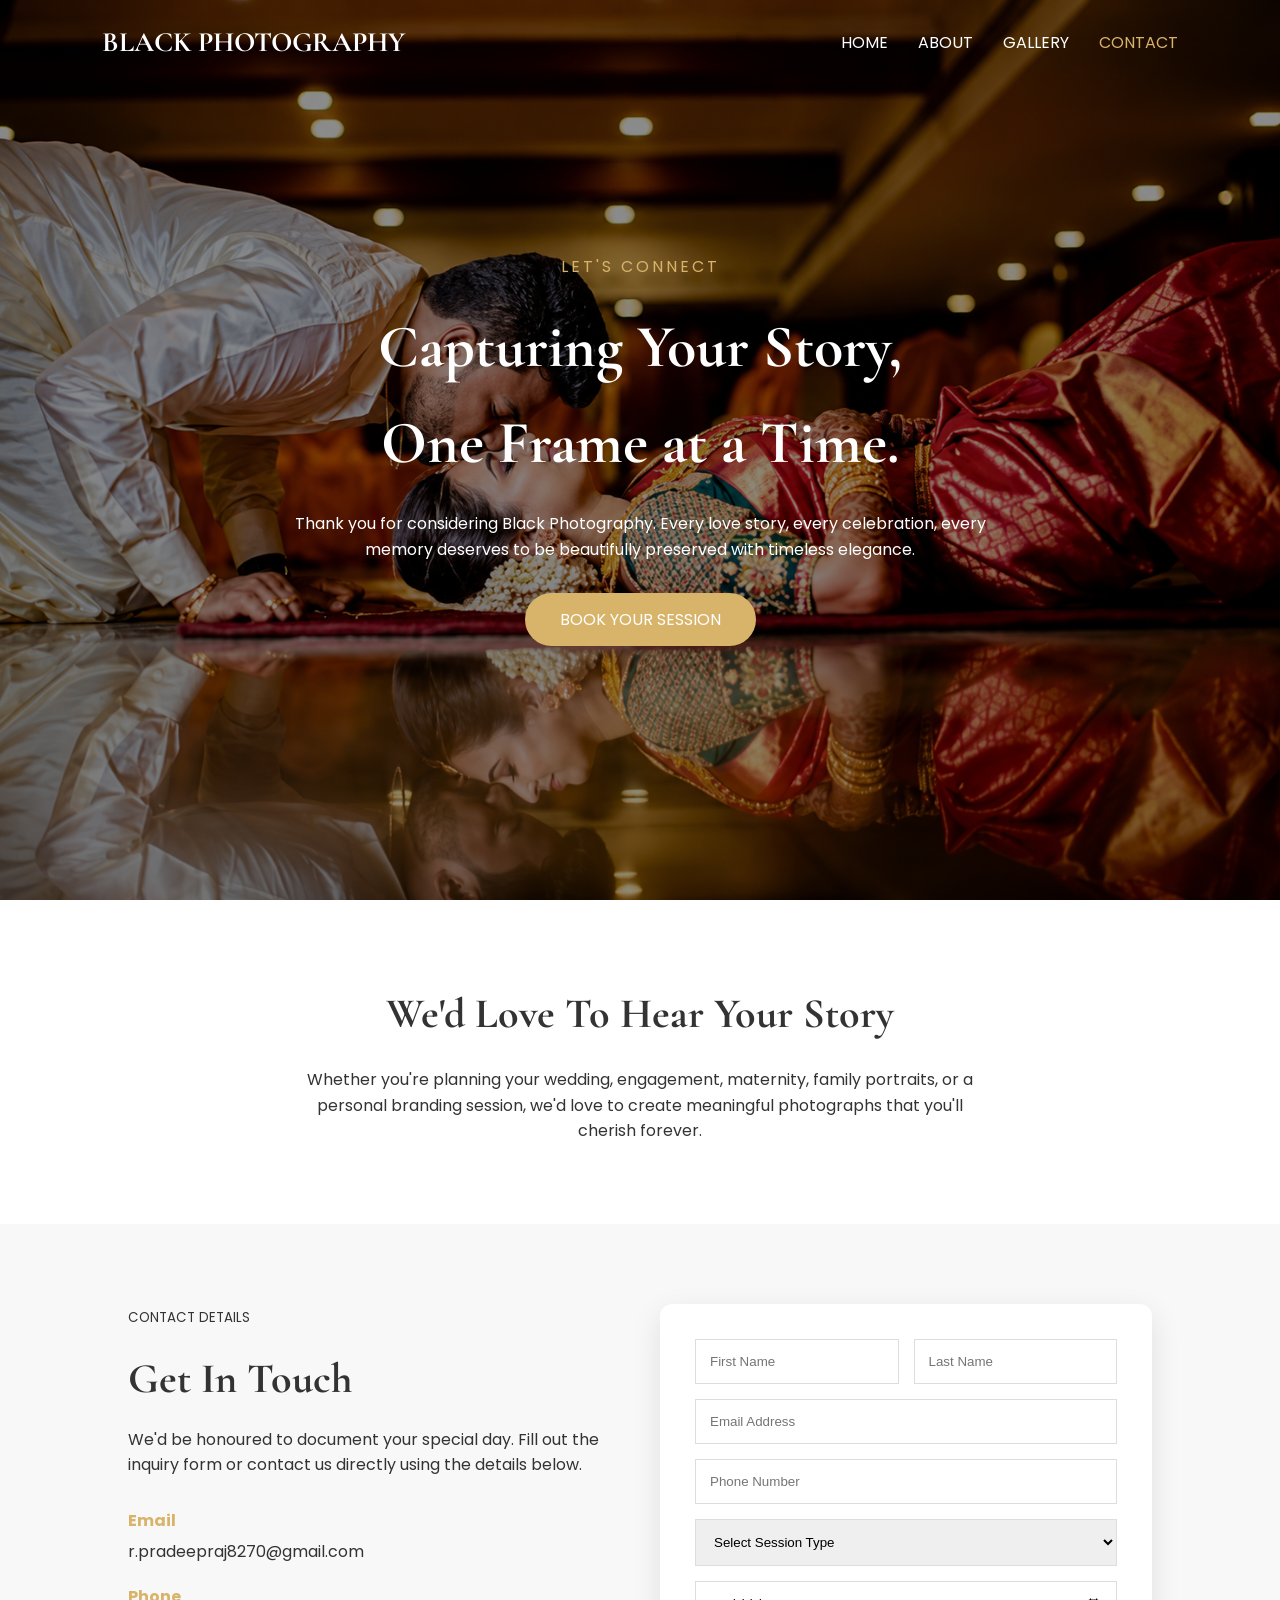
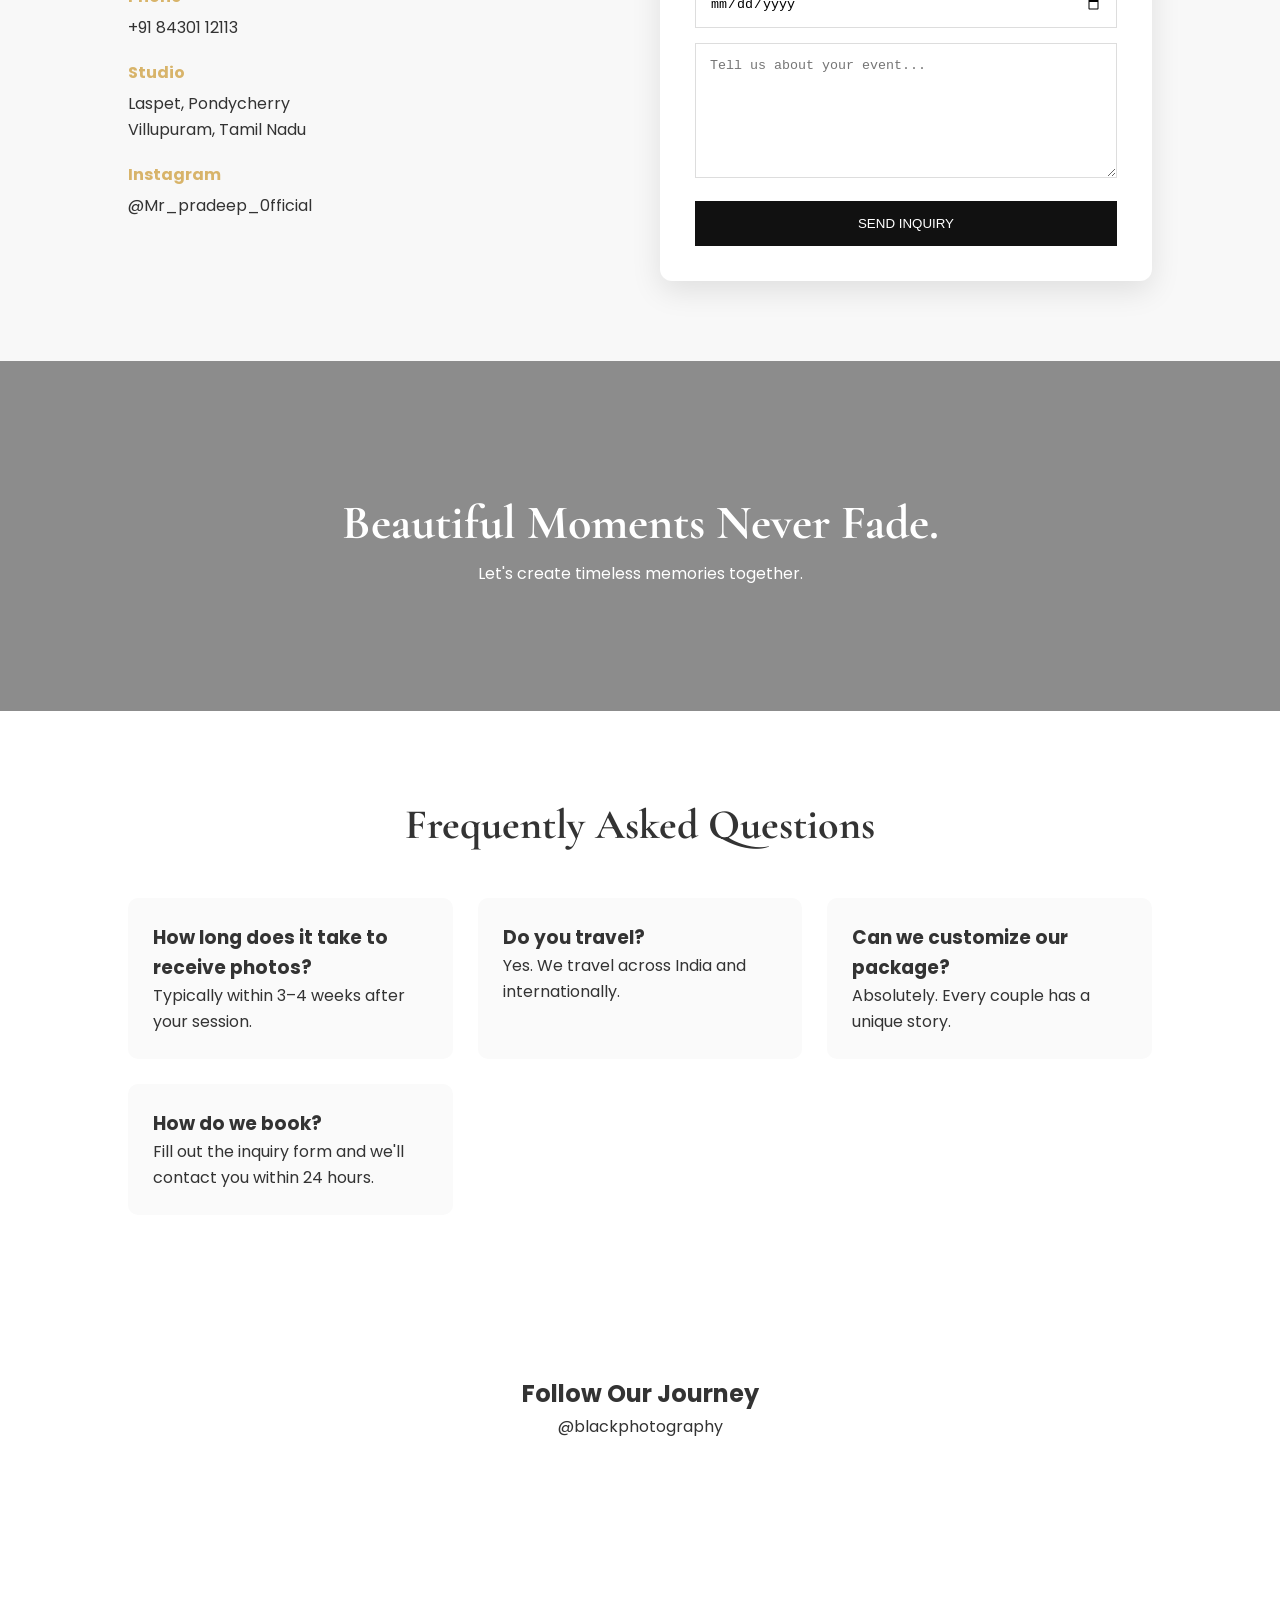
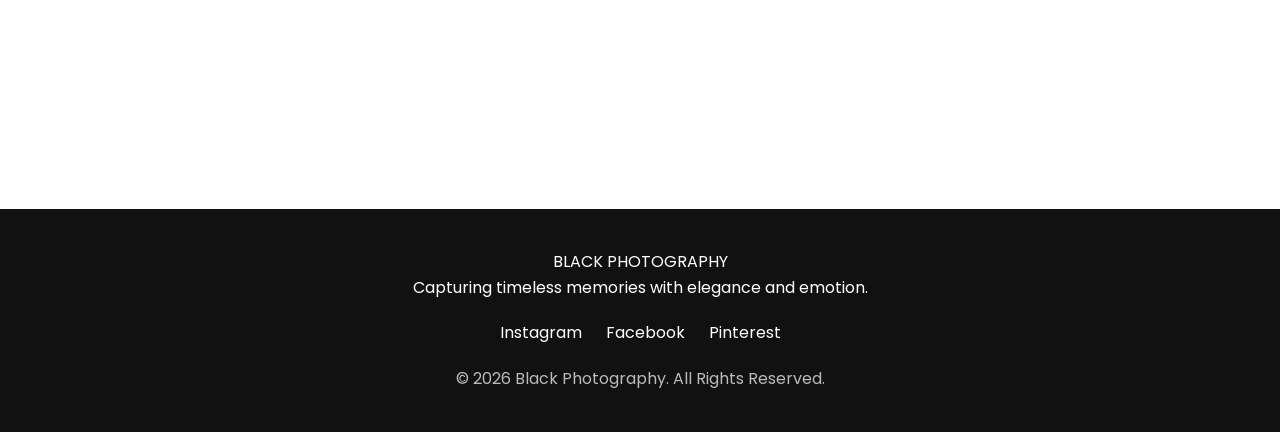
<file: Homepage.html>
<!DOCTYPE html>
<html lang="en">

<head>

    <meta charset="UTF-8">
    <meta name="viewport" content="width=device-width, initial-scale=1.0">

    <title>Contact | Black Photography</title>

    <link rel="stylesheet" href="./Homepage.css">

    <!-- Google Fonts -->

    <link rel="preconnect" href="https://fonts.googleapis.com">

    <link rel="preconnect" href="https://fonts.gstatic.com" crossorigin>

    <link
        href="https://fonts.googleapis.com/css2?family=Cormorant+Garamond:wght@400;500;600;700&family=Montserrat:wght@300;400;500;600&display=swap"
        rel="stylesheet">

</head>

<body>

    <!-- ===================== NAVBAR ===================== -->

    <header class="navbar">

        <div class="logo">
            BLACK PHOTOGRAPHY
        </div>

        <nav>

            <ul>

                <li><a href="./index.html">HOME</a></li>

                <li><a href="#">ABOUT</a></li>

                <li><a href="./Galery1.html">GALLERY</a></li>

                <li><a href="#" class="active">CONTACT</a></li>

            </ul>

        </nav>

    </header>


    <!-- ===================== HERO ===================== -->

    <section class="hero">

        <div class="hero-overlay"></div>

        <div class="hero-content">

            <span>LET'S CONNECT</span>

            <h1>
                Capturing Your Story,<br>
                One Frame at a Time.
            </h1>

            <p>

                Thank you for considering Black Photography.

                Every love story, every celebration, every memory deserves
                to be beautifully preserved with timeless elegance.

            </p>

            <a href="#contact" class="hero-btn">

                BOOK YOUR SESSION

            </a>


        </div>

    </section>


    <!-- ===================== INTRO ===================== -->

    <section class="intro">

        <div class="intro-text">

            <h2>

                We'd Love To Hear Your Story

            </h2>

            <p>

                Whether you're planning your wedding,

                engagement,

                maternity,

                family portraits,

                or a personal branding session,

                we'd love to create meaningful photographs that you'll cherish forever.

            </p>

        </div>

    </section>


    <!-- ===================== CONTACT SECTION ===================== -->

    <section class="contact-section" id="contact">

        <!-- LEFT -->

        <div class="contact-info">

            <small>CONTACT DETAILS</small>

            <h2>

                Get In Touch

            </h2>

            <p>

                We'd be honoured to document your special day.

                Fill out the inquiry form or contact us directly using the details below.

            </p>

            <div class="info-box">

                <div class="item">

                    <h4>Email</h4>

                    <p>r.pradeepraj8270@gmail.com</p>

                </div>

                <div class="item">

                    <h4>Phone</h4>

                    <p>+91 84301 12113</p>

                </div>

                <div class="item">

                    <h4>Studio</h4>

                    <p>Laspet, Pondycherry</p>
                    <p>Villupuram, Tamil Nadu</p>

                </div>

                <div class="item">

                    <h4>Instagram</h4>

                    <p>@Mr_pradeep_0fficial</p>

                </div>

            </div>

        </div>


        <!-- RIGHT -->

        <div class="contact-form">

            <form>

                <div class="row">

                    <input type="text" placeholder="First Name" required>

                    <input type="text" placeholder="Last Name" required>

                </div>

                <input type="email" placeholder="Email Address" required>

                <input type="tel" placeholder="Phone Number">

                <select>

                    <option>Select Session Type</option>

                    <option>Wedding</option>

                    <option>Engagement</option>

                    <option>Pre Wedding</option>

                    <option>Portrait</option>

                    <option>Family</option>

                    <option>Maternity</option>

                    <option>Other</option>

                </select>

                <input type="date">

                <textarea rows="7" placeholder="Tell us about your event..."></textarea>

                <button>

                    SEND INQUIRY

                </button>

            </form>

        </div>

    </section>


    <!-- ===================== IMAGE BANNER ===================== -->

    <section class="banner">

        <div class="banner-overlay"></div>

        <div class="banner-text">

            <h2>

                Beautiful Moments Never Fade.

            </h2>

            <p>

                Let's create timeless memories together.

            </p>

        </div>

    </section>


    <!-- ===================== FAQ ===================== -->

    <section class="faq">

        <h2>

            Frequently Asked Questions

        </h2>

        <div class="faq-grid">

            <div>

                <h3>

                    How long does it take to receive photos?

                </h3>

                <p>

                    Typically within 3–4 weeks after your session.

                </p>

            </div>

            <div>

                <h3>

                    Do you travel?

                </h3>

                <p>

                    Yes. We travel across India and internationally.

                </p>

            </div>

            <div>

                <h3>

                    Can we customize our package?

                </h3>

                <p>

                    Absolutely. Every couple has a unique story.

                </p>

            </div>

            <div>

                <h3>

                    How do we book?

                </h3>

                <p>

                    Fill out the inquiry form and we'll contact you within 24 hours.

                </p>

            </div>

        </div>

    </section>


    <!-- ===================== INSTAGRAM ===================== -->

    <section class="instagram">

        <h2>

            Follow Our Journey

        </h2>

        <p>

            @blackphotography

        </p>

        <div class="gallery">

            <div class="img one"></div>

            <div class="img two"></div>

            <div class="img three"></div>

            <div class="img four"></div>

        </div>

    </section>


    <!-- ===================== FOOTER ===================== -->

    <footer>

        <div class="footer-logo">

            BLACK PHOTOGRAPHY

        </div>

        <p>

            Capturing timeless memories with elegance and emotion.

        </p>

        <div class="footer-links">

            <a href="#">Instagram</a>

            <a href="#">Facebook</a>

            <a href="#">Pinterest</a>

        </div>

        <p class="copy">

            © 2026 Black Photography. All Rights Reserved.

        </p>

    </footer>

</body>

</html>
</file>
<file: Homepage.css>
/* Google Font */
@import url('https://fonts.googleapis.com/css2?family=Cormorant+Garamond:wght@400;600&family=Poppins:wght@300;400;500;600&display=swap');

*{
    margin:0;
    padding:0;
    box-sizing:border-box;
}

html{
    scroll-behavior:smooth;
}

body{
    font-family:'Poppins',sans-serif;
    color:#333;
    background:#fff;
    line-height:1.6;
}

/* Navbar */

.navbar{
    position:absolute;
    width:100%;
    top:0;
    left:0;
    padding:20px 8%;
    display:flex;
    justify-content:space-between;
    align-items:center;
    z-index:100;
}

.logo{
    color:#fff;
    font-size:28px;
    font-family:'Cormorant Garamond',serif;
    font-weight:bold;
}

nav ul{
    display:flex;
    list-style:none;
}

nav ul li{
    margin-left:30px;
}

nav ul li a{
    color:#fff;
    text-decoration:none;
    transition:.3s;
}

nav ul li a:hover,
.active{
    color:#d8b46a;
}

/* Hero */

.hero{
    height:100vh;
    background:
    linear-gradient(rgba(0,0,0,.45),rgba(0,0,0,.45)),
    url("./Galery/Gallery01/05.png");
    background-size:cover;
    background-position:center;
    display:flex;
    justify-content:center;
    align-items:center;
    text-align:center;
    color:#fff;
    padding:20px;
}

.hero-content{
    max-width:700px;
}

.hero span{
    letter-spacing:3px;
    color:#d8b46a;
}

.hero h1{
    font-size:60px;
    font-family:'Cormorant Garamond',serif;
    margin:20px 0;
}

.hero p{
    margin-bottom:30px;
}

.hero-btn{
    display:inline-block;
    padding:14px 35px;
    background:#d8b46a;
    color:#fff;
    text-decoration:none;
    border-radius:30px;
    transition:.3s;
}

.hero-btn:hover{
    background:#fff;
    color:#000;
}

/* Intro */

.intro{
    padding:80px 10%;
    text-align:center;
}

.intro h2{
    font-size:42px;
    font-family:'Cormorant Garamond',serif;
    margin-bottom:20px;
}

.intro p{
    max-width:700px;
    margin:auto;
}

/* Contact */

.contact-section{
    display:grid;
    grid-template-columns:1fr 1fr;
    gap:40px;
    padding:80px 10%;
    background:#f8f8f8;
}

.contact-info h2{
    font-size:42px;
    font-family:'Cormorant Garamond',serif;
    margin:15px 0;
}

.info-box{
    margin-top:30px;
}

.item{
    margin-bottom:20px;
}

.item h4{
    color:#d8b46a;
    margin-bottom:5px;
}

.contact-form{
    background:#fff;
    padding:35px;
    border-radius:12px;
    box-shadow:0 10px 30px rgba(0,0,0,.1);
}

.row{
    display:flex;
    gap:15px;
}

.row input{
    width:50%;
}

input,
select,
textarea{
    width:100%;
    padding:14px;
    margin-bottom:15px;
    border:1px solid #ddd;
    outline:none;
}

button{
    width:100%;
    padding:15px;
    background:#111;
    color:#fff;
    border:none;
    cursor:pointer;
    transition:.3s;
}

button:hover{
    background:#d8b46a;
}

/* Banner */

.banner{
    height:350px;
    background:
    linear-gradient(rgba(0,0,0,.45),rgba(0,0,0,.45)),
    url("https://images.unsplash.com/photo-1520854221256-17451cc331bf?auto=format&fit=crop&w=1800&q=80");
    background-size:cover;
    background-position:center;
    display:flex;
    justify-content:center;
    align-items:center;
    text-align:center;
    color:#fff;
}

.banner h2{
    font-size:48px;
    font-family:'Cormorant Garamond',serif;
}

/* FAQ */

.faq{
    padding:80px 10%;
}

.faq h2{
    text-align:center;
    font-size:42px;
    margin-bottom:40px;
    font-family:'Cormorant Garamond',serif;
}

.faq-grid{
    display:grid;
    grid-template-columns:repeat(auto-fit,minmax(250px,1fr));
    gap:25px;
}

.faq-grid div{
    background:#fafafa;
    padding:25px;
    border-radius:10px;
}

/* Gallery */

.instagram{
    padding:80px 10%;
    text-align:center;
}

.gallery{
    margin-top:40px;
    display:grid;
    grid-template-columns:repeat(4,1fr);
    gap:15px;
}

.img{
    height:250px;
    border-radius:10px;
    background-size:cover;
    background-position:center;
}

.one{
    background-image:url("https://images.unsplash.com/photo-1519741497674-611481863552?auto=format&fit=crop&w=600&q=80");
}

.two{
    background-image:url("https://images.unsplash.com/photo-1522673607200-164d1b6ce486?auto=format&fit=crop&w=600&q=80");
}

.three{
    background-image:url("https://images.unsplash.com/photo-1515934751635-c81c6bc9a2d8?auto=format&fit=crop&w=600&q=80");
}

.four{
    background-image:url("https://images.unsplash.com/photo-1500530855697-b586d89ba3ee?auto=format&fit=crop&w=600&q=80");
}

/* Footer */

footer{
    background:#111;
    color:#fff;
    text-align:center;
    padding:40px 20px;
}

.footer-links{
    margin:20px 0;
}

.footer-links a{
    color:#fff;
    margin:0 10px;
    text-decoration:none;
}

.copy{
    margin-top:20px;
    color:#bbb;
}

/* Responsive */

@media(max-width:768px){

.navbar{
    flex-direction:column;
    gap:20px;
}

nav ul{
    flex-wrap:wrap;
    justify-content:center;
}

.hero h1{
    font-size:40px;
}

.contact-section{
    grid-template-columns:1fr;
}

.row{
    flex-direction:column;
}

.row input{
    width:100%;
}

.gallery{
    grid-template-columns:repeat(2,1fr);
}

.banner h2{
    font-size:32px;
}

.intro h2,
.contact-info h2,
.faq h2{
    font-size:32px;
}

}

@media(max-width:480px){

.gallery{
    grid-template-columns:1fr;
}

.hero h1{
    font-size:32px;
}

.hero p{
    font-size:15px;
}

.hero-btn{
    padding:12px 25px;
}

}
</file>
